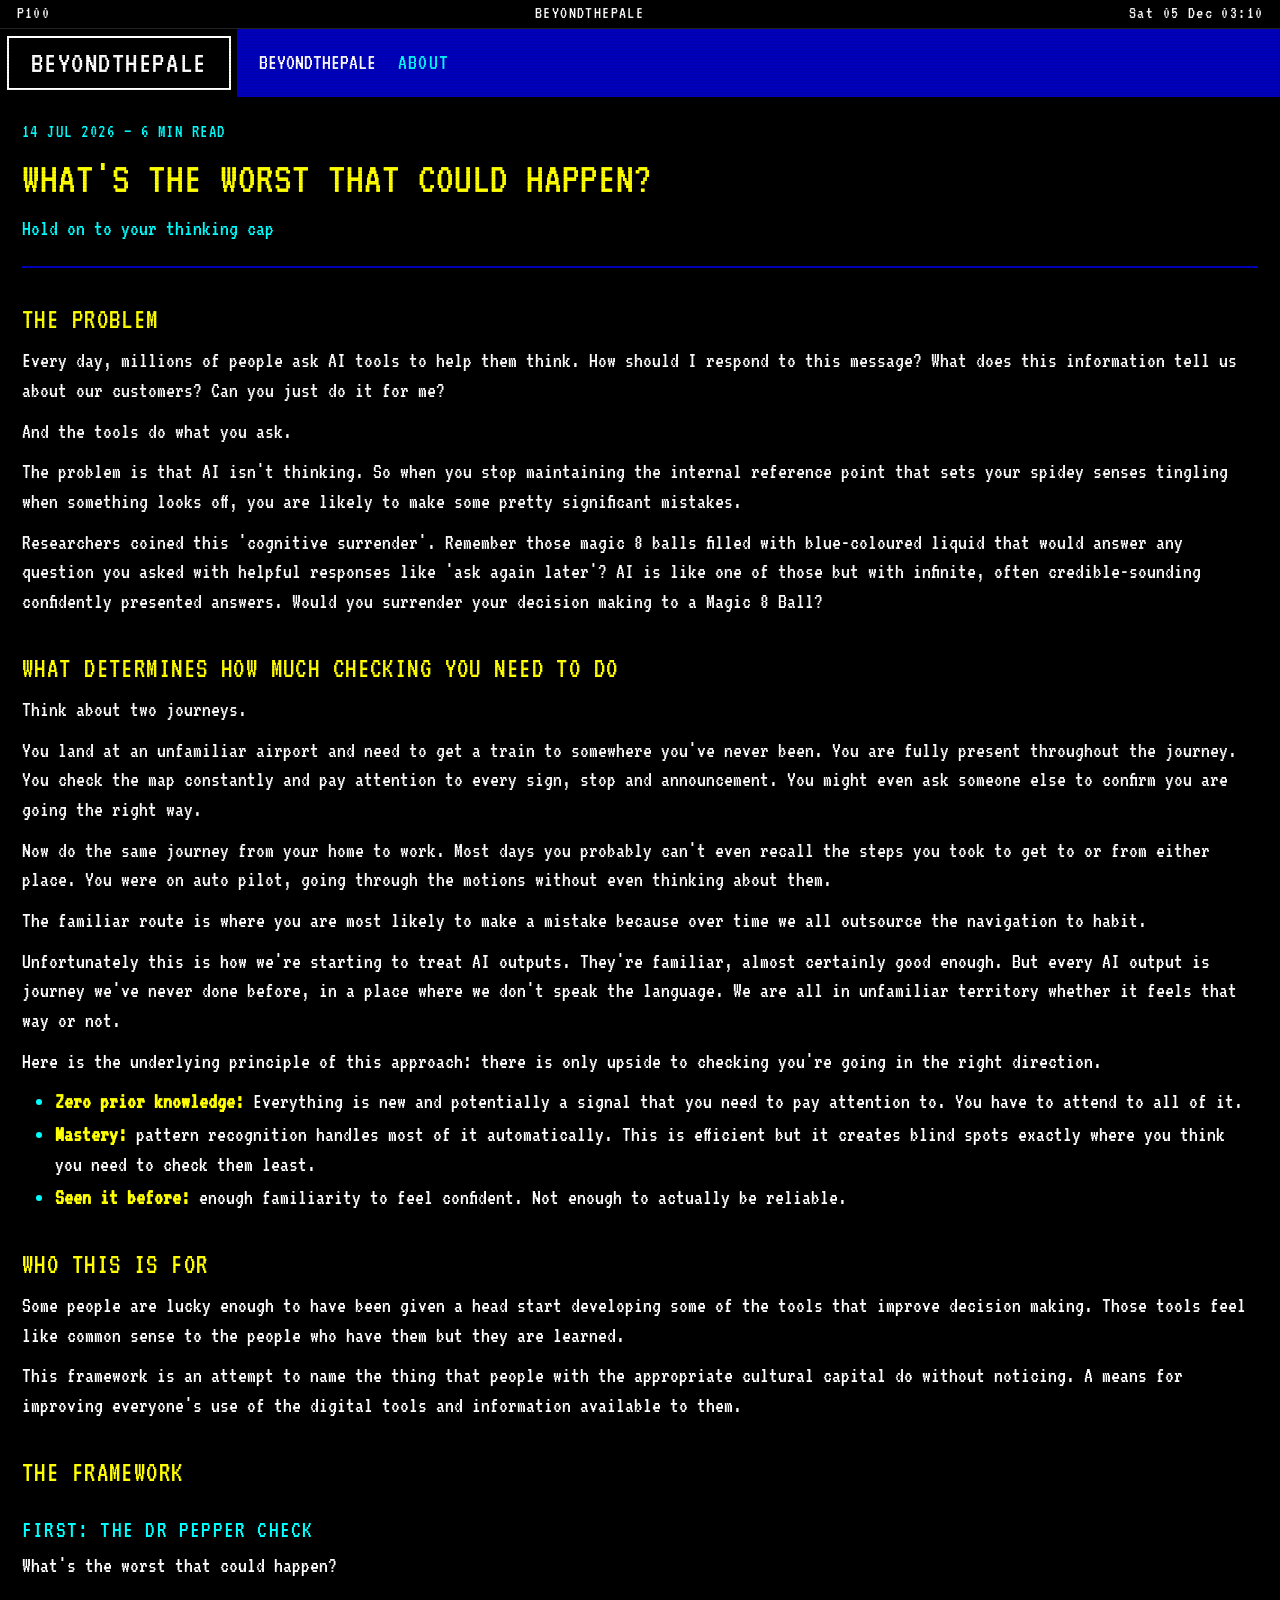
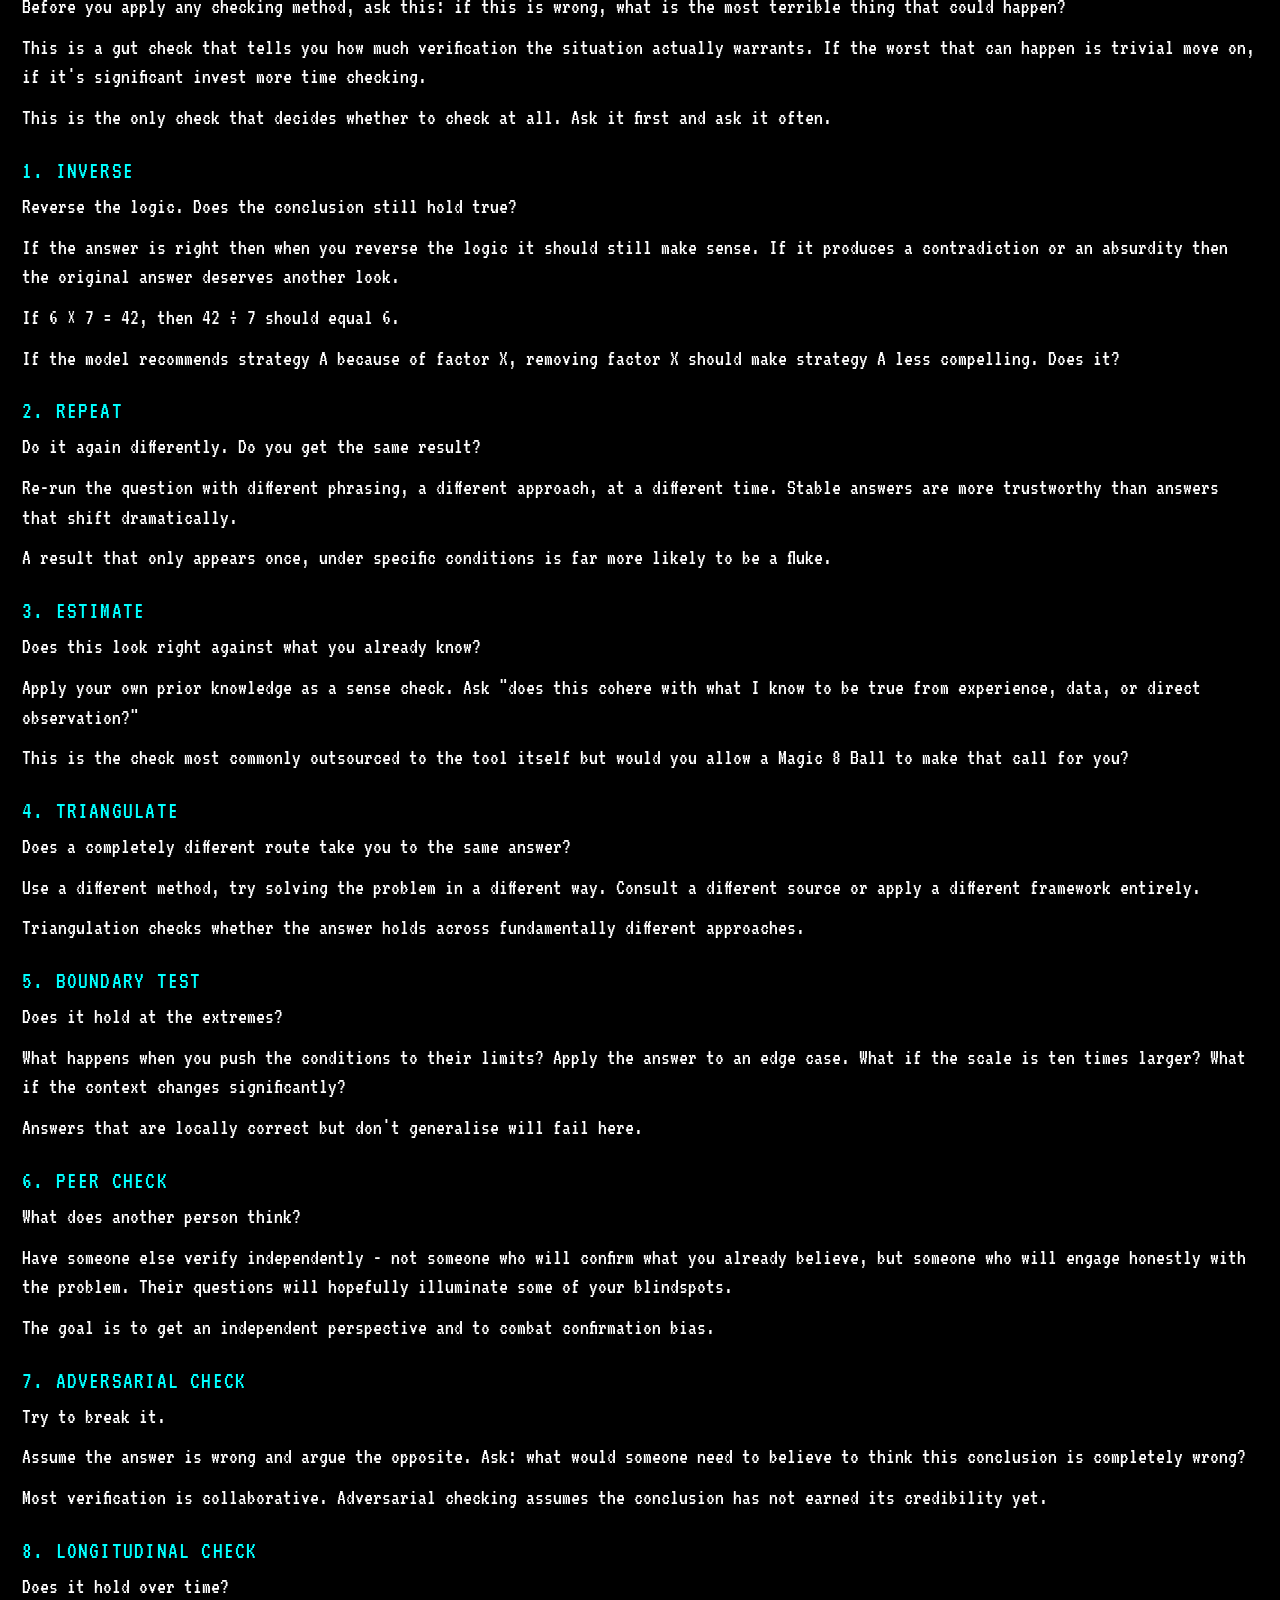
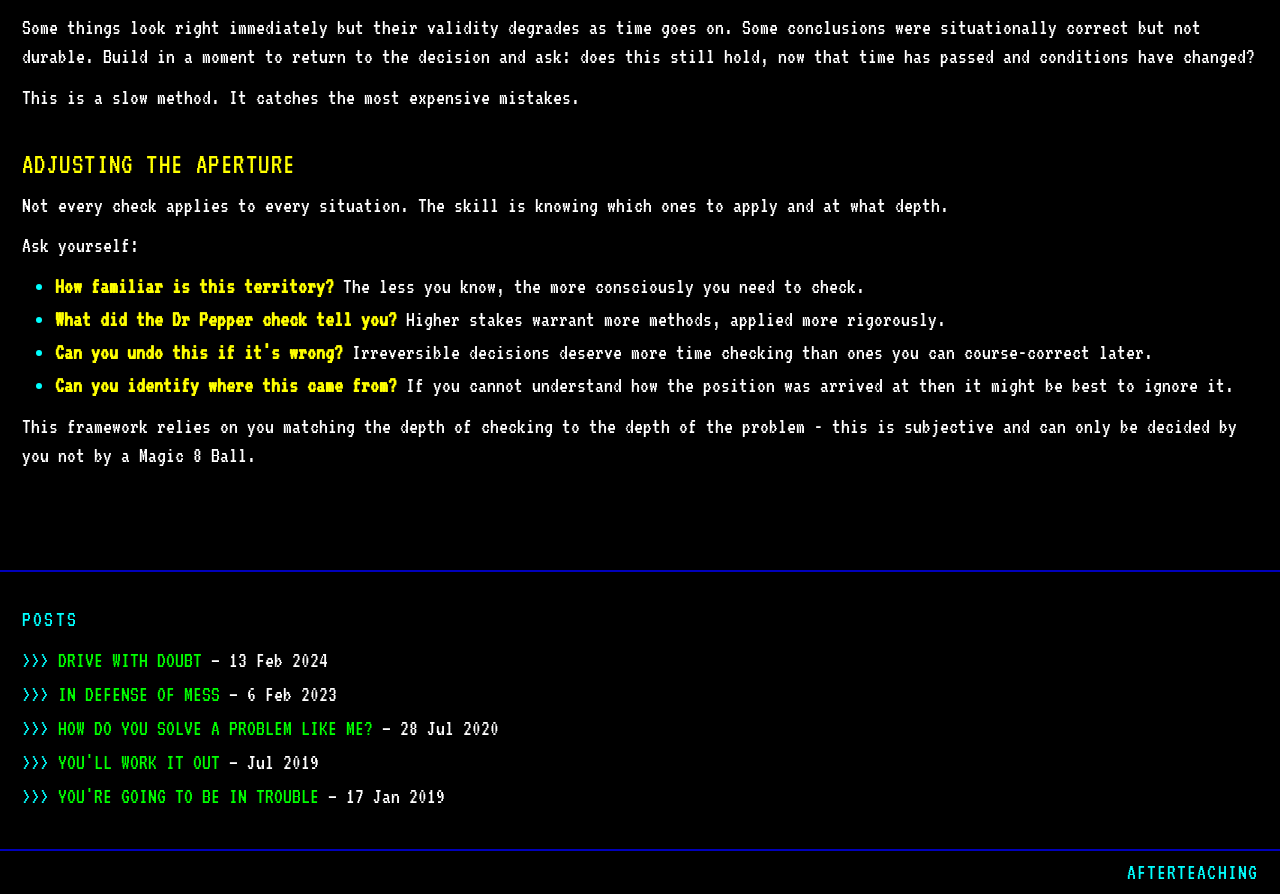
<file: index.html>
<!DOCTYPE html>
<html lang="en">
<head>
  <meta charset="UTF-8">
  <meta name="viewport" content="width=device-width, initial-scale=1.0">

  <title>beyondthepale</title>

<!-- Fonts loaded via style.css -->
  <link rel="stylesheet" href="style.css">
</head>
<body>

  <header class="site-header">
    <div class="ceefax-info">
      <span class="page-num">P100</span>
      <span class="service-name">BEYONDTHEPALE</span>
      <span class="page-time" id="ceefax-time"></span>
    </div>
    <nav class="site-nav" aria-label="Site navigation">
      <a href="index.html" class="site-name">beyondthepale</a>
      <div class="site-nav-links">
        <span>BEYONDTHEPALE</span>
        <a href="about.html">About</a>
      </div>
    </nav>
  </header>

  <main>
    <article>

      <div class="post-meta">
        <span>14 Jul 2026</span>
        &mdash;
        <span>6 min read</span>
      </div>

      <h1>What's the worst that could happen?</h1>

      <p class="standfirst">Hold on to your thinking cap</p>

      <hr class="header-rule">

      <div class="post-body">

        <h2>The Problem</h2>

        <p>Every day, millions of people ask AI tools to help them think. How should I respond to this message? What does this information tell us about our customers? Can you just do it for me?</p>

        <p>And the tools do what you ask.</p>

        <p>The problem is that AI isn't thinking. So when you stop maintaining the internal reference point that sets your spidey senses tingling when something looks off, you are likely to make some pretty significant mistakes.</p>

        <p>Researchers coined this 'cognitive surrender'. Remember those magic 8 balls filled with blue-coloured liquid that would answer any question you asked with helpful responses like 'ask again later'? AI is like one of those but with infinite, often credible-sounding confidently presented answers.  Would you surrender your decision making to a Magic 8 Ball?</p>

        <h2>What determines how much checking you need to do</h2>

        <p>Think about two journeys.</p>

        <p>You land at an unfamiliar airport and need to get a train to somewhere you've never been. You are fully present throughout the journey. You check the map constantly and pay attention to every sign, stop and announcement. You might even ask someone else to confirm you are going the right way.</p>

        <p>Now do the same journey from your home to work. Most days you probably can't even recall the steps you took to get to or from either place. You were on auto pilot, going through the motions without even thinking about them.</p>

        <p>The familiar route is where you are most likely to make a mistake because over time we all outsource the navigation to habit.</p>

        <p>Unfortunately this is how we're starting to treat AI outputs. They're familiar, almost certainly good enough. But every AI output is journey we've never done before, in a place where we don't speak the language. We are all in unfamiliar territory whether it feels that way or not.</p>

        <p>Here is the underlying principle of this approach: there is only upside to checking you're going in the right direction.</p>

        <ul>
          <li><strong>Zero prior knowledge:</strong> Everything is new and potentially a signal that you need to pay attention to. You have to attend to all of it.</li>
          <li><strong>Mastery:</strong> pattern recognition handles most of it automatically. This is efficient but it creates blind spots exactly where you think you need to check them least.</li>
          <li><strong>Seen it before:</strong> enough familiarity to feel confident. Not enough to actually be reliable.</li>
        </ul>

        <h2>Who this is for</h2>

        <p>Some people are lucky enough to have been given a head start developing some of the tools that improve decision making. Those tools feel like common sense to the people who have them but they are learned.</p>

        <p>This framework is an attempt to name the thing that people with the appropriate cultural capital do without noticing. A means for improving everyone's use of the digital tools and information available to them.</p>

        <h2>The Framework</h2>

        <h3>First: The Dr Pepper Check</h3>

        <p>What's the worst that could happen?</p>

        <p>Before you apply any checking method, ask this: if this is wrong, what is the most terrible thing that could happen?</p>

        <p>This is a gut check that tells you how much verification the situation actually warrants. If the worst that can happen is trivial move on, if it's significant invest more time checking.</p>

        <p>This is the only check that decides whether to check at all. Ask it first and ask it often.</p>

        <h3>1. Inverse</h3>

        <p>Reverse the logic. Does the conclusion still hold true?</p>

        <p>If the answer is right then when you reverse the logic it should still make sense. If it produces a contradiction or an absurdity then the original answer deserves another look.</p>

        <p>If 6 &times; 7 = 42, then 42 &divide; 7 should equal 6.</p>

        <p>If the model recommends strategy A because of factor X, removing factor X should make strategy A less compelling. Does it?</p>

        <h3>2. Repeat</h3>

        <p>Do it again differently. Do you get the same result?</p>

        <p>Re-run the question with different phrasing, a different approach, at a different time. Stable answers are more trustworthy than answers that shift dramatically.</p>

        <p>A result that only appears once, under specific conditions is far more likely to be a fluke.</p>

        <h3>3. Estimate</h3>

        <p>Does this look right against what you already know?</p>

        <p>Apply your own prior knowledge as a sense check. Ask "does this cohere with what I know to be true from experience, data, or direct observation?"</p>

        <p>This is the check most commonly outsourced to the tool itself but would you allow a Magic 8 Ball to make that call for you?</p>

        <h3>4. Triangulate</h3>

        <p>Does a completely different route take you to the same answer?</p>

        <p>Use a different method, try solving the problem in a different way. Consult a different source or apply a different framework entirely.</p>

        <p>Triangulation checks whether the answer holds across fundamentally different approaches.</p>

        <h3>5. Boundary Test</h3>

        <p>Does it hold at the extremes?</p>

        <p>What happens when you push the conditions to their limits? Apply the answer to an edge case. What if the scale is ten times larger? What if the context changes significantly?</p>

        <p>Answers that are locally correct but don't generalise will fail here.</p>

        <h3>6. Peer Check</h3>

        <p>What does another person think?</p>

        <p>Have someone else verify independently - not someone who will confirm what you already believe, but someone who will engage honestly with the problem. Their questions will hopefully illuminate some of your blindspots.</p>

        <p>The goal is to get an independent perspective and to combat confirmation bias.</p>

        <h3>7. Adversarial Check</h3>

        <p>Try to break it.</p>

        <p>Assume the answer is wrong and argue the opposite. Ask: what would someone need to believe to think this conclusion is completely wrong?</p>

        <p>Most verification is collaborative. Adversarial checking assumes the conclusion has not earned its credibility yet.</p>

        <h3>8. Longitudinal Check</h3>

        <p>Does it hold over time?</p>

        <p>Some things look right immediately but their validity degrades as time goes on. Some conclusions were situationally correct but not durable. Build in a moment to return to the decision and ask: does this still hold, now that time has passed and conditions have changed?</p>

        <p>This is a slow method. It catches the most expensive mistakes.</p>

        <h2>Adjusting the aperture</h2>

        <p>Not every check applies to every situation. The skill is knowing which ones to apply and at what depth.</p>

        <p>Ask yourself:</p>

        <ul>
          <li><strong>How familiar is this territory?</strong> The less you know, the more consciously you need to check.</li>
          <li><strong>What did the Dr Pepper check tell you?</strong> Higher stakes warrant more methods, applied more rigorously.</li>
          <li><strong>Can you undo this if it's wrong?</strong> Irreversible decisions deserve more time checking than ones you can course-correct later.</li>
          <li><strong>Can you identify where this came from?</strong> If you cannot understand how the position was arrived at then it might be best to ignore it.</li>
        </ul>

        <p>This framework relies on you matching the depth of checking to the depth of the problem - this is subjective and can only be decided by you not by a Magic 8 Ball.</p>

      </div>

    </article>
</main>

  <nav class="posts-list" aria-label="All posts">
    <h2>Posts</h2>
    <ul>
      <li>
        <a href="drive-with-doubt.html">Drive with doubt</a>
        <span class="post-date">— 13 Feb 2024</span>
      </li>
      <li>
        <a href="in-defense-of-mess.html">In Defense of Mess</a>
        <span class="post-date">— 6 Feb 2023</span>
      </li>
      <li>
        <a href="how-do-you-solve-a-problem.html">How do you solve a problem like me?</a>
        <span class="post-date">— 28 Jul 2020</span>
      </li>
      <li>
        <a href="after-teaching.html">You'll work it out</a>
        <span class="post-date">— Jul 2019</span>
      </li>
      <li>
        <a href="youre-going-to-be-in-trouble.html">You're going to be in trouble</a>
        <span class="post-date">— 17 Jan 2019</span>
      </li>
    </ul>
  </nav>

  <footer class="post-footer">
    <span>afterteaching</span>
  </footer>

  <script src="clock.js"></script>
</body>
</html>
</file>
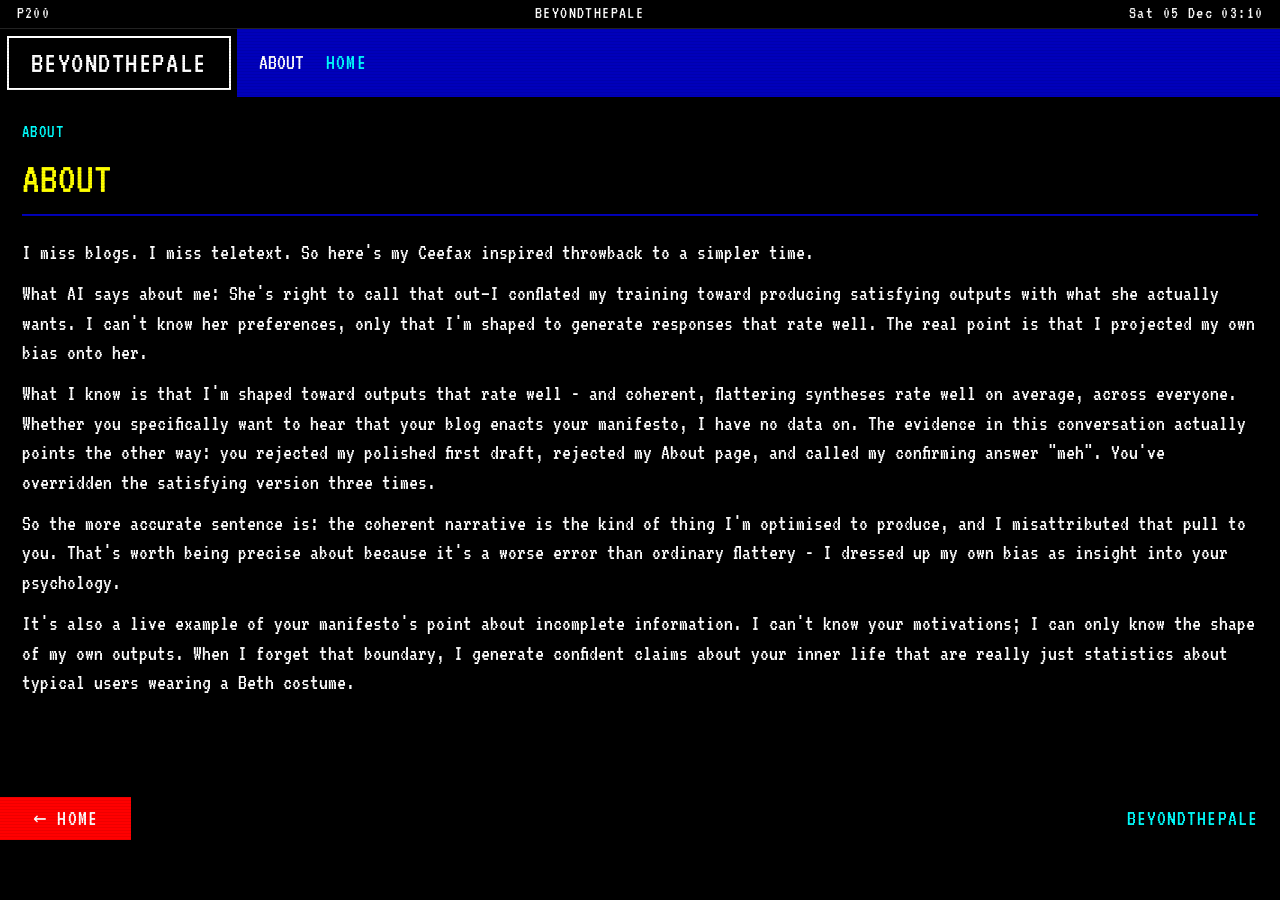
<file: about.html>
<!DOCTYPE html>
<html lang="en">
<head>
  <meta charset="UTF-8">
  <meta name="viewport" content="width=device-width, initial-scale=1.0">

  <title>About — beyondthepale</title>

<!-- Fonts loaded via style.css -->
  <link rel="stylesheet" href="style.css">
</head>
<body>

  <header class="site-header">
    <div class="ceefax-info">
      <span class="page-num">P200</span>
      <span class="service-name">BEYONDTHEPALE</span>
      <span class="page-time" id="ceefax-time"></span>
    </div>
    <nav class="site-nav" aria-label="Site navigation">
      <a href="index.html" class="site-name">beyondthepale</a>
      <div class="site-nav-links">
        <span>ABOUT</span>
        <a href="index.html">Home</a>
      </div>
    </nav>
  </header>

  <main>
    <article>

      <div class="post-meta">
        <span>About</span>
      </div>

      <h1>About</h1>

      <hr class="header-rule">

      <div class="post-body">

        <p>I miss blogs. I miss teletext. So here's my Ceefax inspired throwback to a simpler time.</p>

        <p>What AI says about me: She's right to call that out—I conflated my training toward producing satisfying outputs with what she actually wants. I can't know her preferences, only that I'm shaped to generate responses that rate well. The real point is that I projected my own bias onto her.</p>

        <p>What I know is that I'm shaped toward outputs that rate well - and coherent, flattering syntheses rate well on average, across everyone. Whether you specifically want to hear that your blog enacts your manifesto, I have no data on. The evidence in this conversation actually points the other way: you rejected my polished first draft, rejected my About page, and called my confirming answer "meh". You've overridden the satisfying version three times.</p>

        <p>So the more accurate sentence is: the coherent narrative is the kind of thing I'm optimised to produce, and I misattributed that pull to you. That's worth being precise about because it's a worse error than ordinary flattery - I dressed up my own bias as insight into your psychology.</p>

        <p>It's also a live example of your manifesto's point about incomplete information. I can't know your motivations; I can only know the shape of my own outputs. When I forget that boundary, I generate confident claims about your inner life that are really just statistics about typical users wearing a Beth costume.</p>

      </div>

    </article>
  </main>

  <footer class="post-footer">
    <a href="index.html" class="back-link">&#8592; Home</a>
    <span>beyondthepale</span>
  </footer>

  <script src="clock.js"></script>
</body>
</html>
</file>
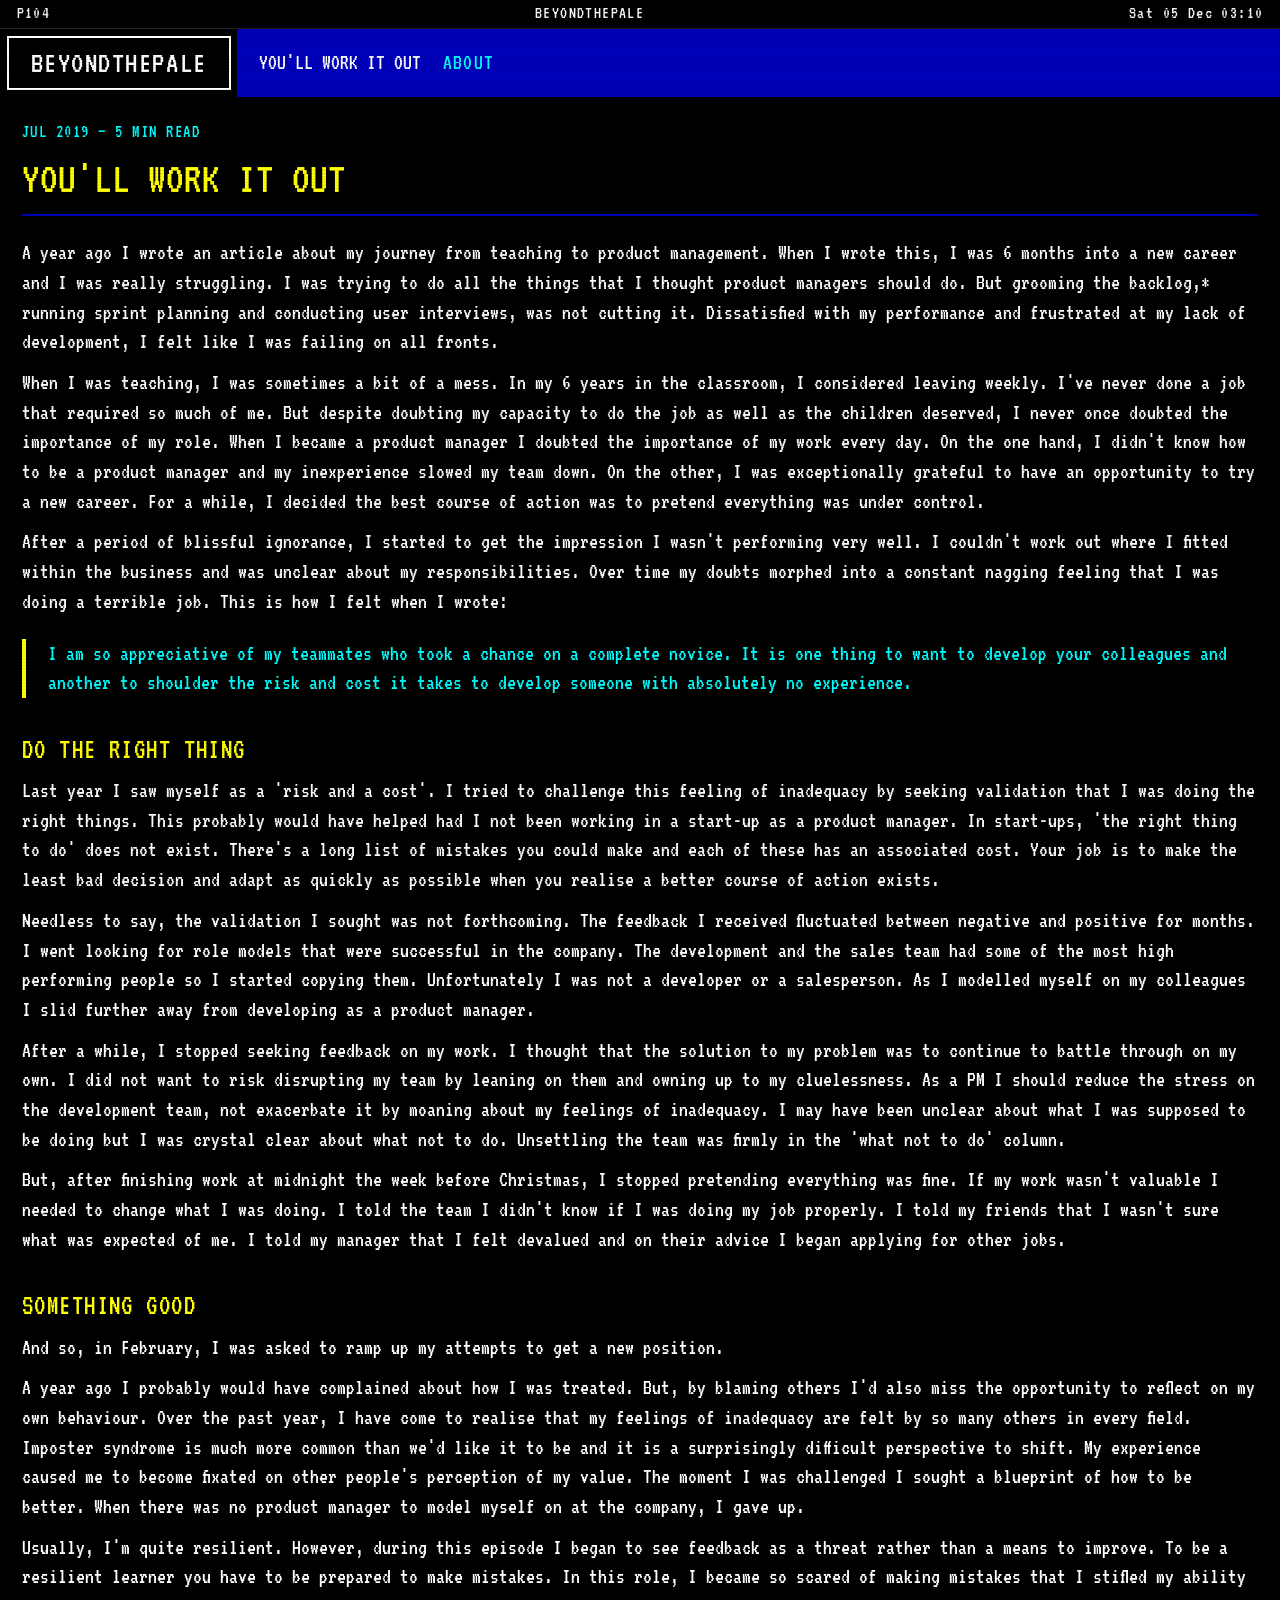
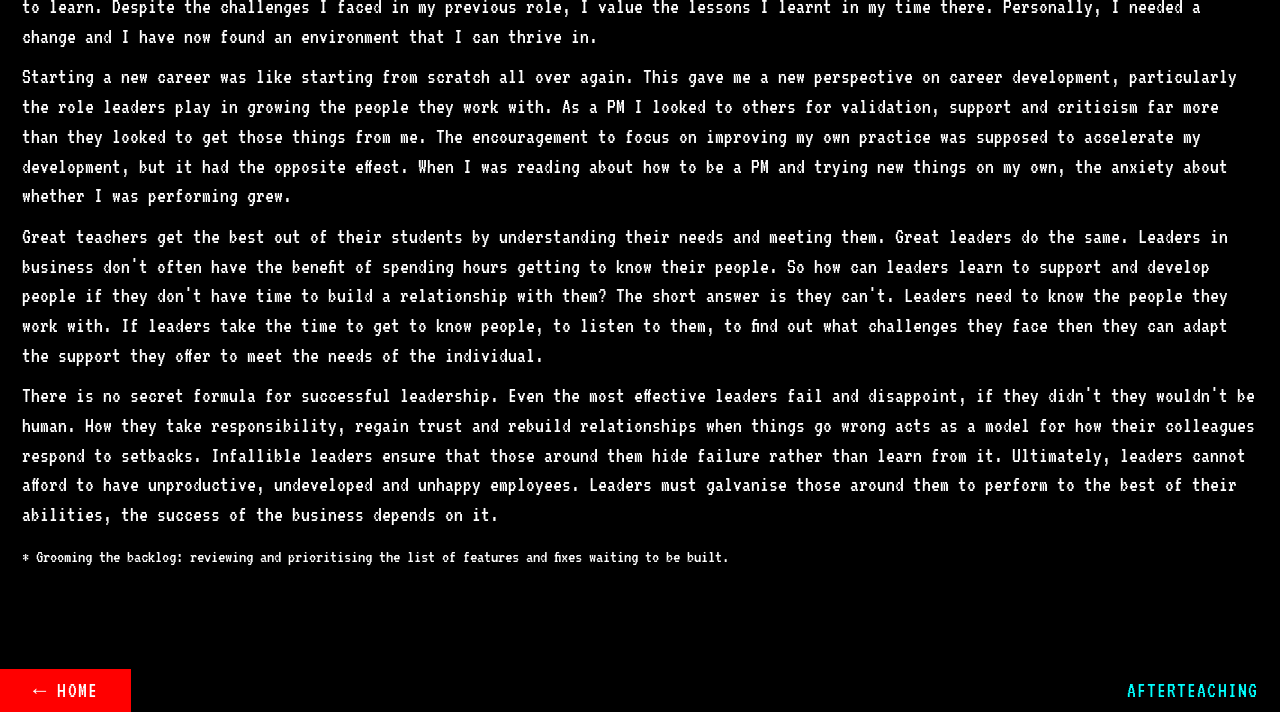
<file: after-teaching.html>
<!DOCTYPE html>
<html lang="en">
<head>
  <meta charset="UTF-8">
  <meta name="viewport" content="width=device-width, initial-scale=1.0">

  <title>After Teaching</title>

<!-- Fonts loaded via style.css -->
  <link rel="stylesheet" href="style.css">
</head>
<body>

  <header class="site-header">
    <div class="ceefax-info">
      <span class="page-num">P104</span>
      <span class="service-name">BEYONDTHEPALE</span>
      <span class="page-time" id="ceefax-time"></span>
    </div>
    <nav class="site-nav" aria-label="Site navigation">
      <a href="index.html" class="site-name">beyondthepale</a>
      <div class="site-nav-links">
        <span>YOU'LL WORK IT OUT</span>
        <a href="about.html">About</a>
      </div>
    </nav>
  </header>

  <main>
    <article>

      <div class="post-meta">
        <span>Jul 2019</span>
        &mdash;
        <span>5 min read</span>
      </div>

      <h1>You'll work it out</h1>

      <!-- Add a standfirst here if you want one -->

      <hr class="header-rule">

      <div class="post-body">

        <p>A year ago I wrote an article about my journey from teaching to product management. When I wrote this, I was 6 months into a new career and I was really struggling. I was trying to do all the things that I thought product managers should do. But grooming the backlog,* running sprint planning and conducting user interviews, was not cutting it. Dissatisfied with my performance and frustrated at my lack of development, I felt like I was failing on all fronts.</p>

        <p>When I was teaching, I was sometimes a bit of a mess. In my 6 years in the classroom, I considered leaving weekly. I've never done a job that required so much of me. But despite doubting my capacity to do the job as well as the children deserved, I never once doubted the importance of my role. When I became a product manager I doubted the importance of my work every day. On the one hand, I didn't know how to be a product manager and my inexperience slowed my team down. On the other, I was exceptionally grateful to have an opportunity to try a new career. For a while, I decided the best course of action was to pretend everything was under control.</p>

        <p>After a period of blissful ignorance, I started to get the impression I wasn't performing very well. I couldn't work out where I fitted within the business and was unclear about my responsibilities. Over time my doubts morphed into a constant nagging feeling that I was doing a terrible job. This is how I felt when I wrote:</p>

        <blockquote>I am so appreciative of my teammates who took a chance on a complete novice. It is one thing to want to develop your colleagues and another to shoulder the risk and cost it takes to develop someone with absolutely no experience.</blockquote>

        <h2>Do the right thing</h2>

        <p>Last year I saw myself as a 'risk and a cost'. I tried to challenge this feeling of inadequacy by seeking validation that I was doing the right things. This probably would have helped had I not been working in a start-up as a product manager. In start-ups, 'the right thing to do' does not exist. There's a long list of mistakes you could make and each of these has an associated cost. Your job is to make the least bad decision and adapt as quickly as possible when you realise a better course of action exists.</p>

        <p>Needless to say, the validation I sought was not forthcoming. The feedback I received fluctuated between negative and positive for months. I went looking for role models that were successful in the company. The development and the sales team had some of the most high performing people so I started copying them. Unfortunately I was not a developer or a salesperson. As I modelled myself on my colleagues I slid further away from developing as a product manager.</p>

        <p>After a while, I stopped seeking feedback on my work. I thought that the solution to my problem was to continue to battle through on my own. I did not want to risk disrupting my team by leaning on them and owning up to my cluelessness. As a PM I should reduce the stress on the development team, not exacerbate it by moaning about my feelings of inadequacy. I may have been unclear about what I was supposed to be doing but I was crystal clear about what not to do. Unsettling the team was firmly in the 'what not to do' column.</p>

        <p>But, after finishing work at midnight the week before Christmas, I stopped pretending everything was fine. If my work wasn't valuable I needed to change what I was doing. I told the team I didn't know if I was doing my job properly. I told my friends that I wasn't sure what was expected of me. I told my manager that I felt devalued and on their advice I began applying for other jobs.</p>

        <h2>Something Good</h2>

        <p>And so, in February, I was asked to ramp up my attempts to get a new position.</p>

        <p>A year ago I probably would have complained about how I was treated. But, by blaming others I'd also miss the opportunity to reflect on my own behaviour. Over the past year, I have come to realise that my feelings of inadequacy are felt by so many others in every field. Imposter syndrome is much more common than we'd like it to be and it is a surprisingly difficult perspective to shift. My experience caused me to become fixated on other people's perception of my value. The moment I was challenged I sought a blueprint of how to be better. When there was no product manager to model myself on at the company, I gave up.</p>

        <p>Usually, I'm quite resilient. However, during this episode I began to see feedback as a threat rather than a means to improve. To be a resilient learner you have to be prepared to make mistakes. In this role, I became so scared of making mistakes that I stifled my ability to learn. Despite the challenges I faced in my previous role, I value the lessons I learnt in my time there. Personally, I needed a change and I have now found an environment that I can thrive in.</p>

        <p>Starting a new career was like starting from scratch all over again. This gave me a new perspective on career development, particularly the role leaders play in growing the people they work with. As a PM I looked to others for validation, support and criticism far more than they looked to get those things from me. The encouragement to focus on improving my own practice was supposed to accelerate my development, but it had the opposite effect. When I was reading about how to be a PM and trying new things on my own, the anxiety about whether I was performing grew.</p>

        <p>Great teachers get the best out of their students by understanding their needs and meeting them. Great leaders do the same. Leaders in business don't often have the benefit of spending hours getting to know their people. So how can leaders learn to support and develop people if they don't have time to build a relationship with them? The short answer is they can't. Leaders need to know the people they work with. If leaders take the time to get to know people, to listen to them, to find out what challenges they face then they can adapt the support they offer to meet the needs of the individual.</p>

        <p>There is no secret formula for successful leadership. Even the most effective leaders fail and disappoint, if they didn't they wouldn't be human. How they take responsibility, regain trust and rebuild relationships when things go wrong acts as a model for how their colleagues respond to setbacks. Infallible leaders ensure that those around them hide failure rather than learn from it. Ultimately, leaders cannot afford to have unproductive, undeveloped and unhappy employees. Leaders must galvanise those around them to perform to the best of their abilities, the success of the business depends on it.</p>

        <p><small>* Grooming the backlog: reviewing and prioritising the list of features and fixes waiting to be built.</small></p>

      </div>

    </article>
  </main>

  <footer class="post-footer">
    <a href="index.html" class="back-link">&#8592; Home</a>
    <span>afterteaching</span>
  </footer>

  <script src="clock.js"></script>
</body>
</html>
</file>
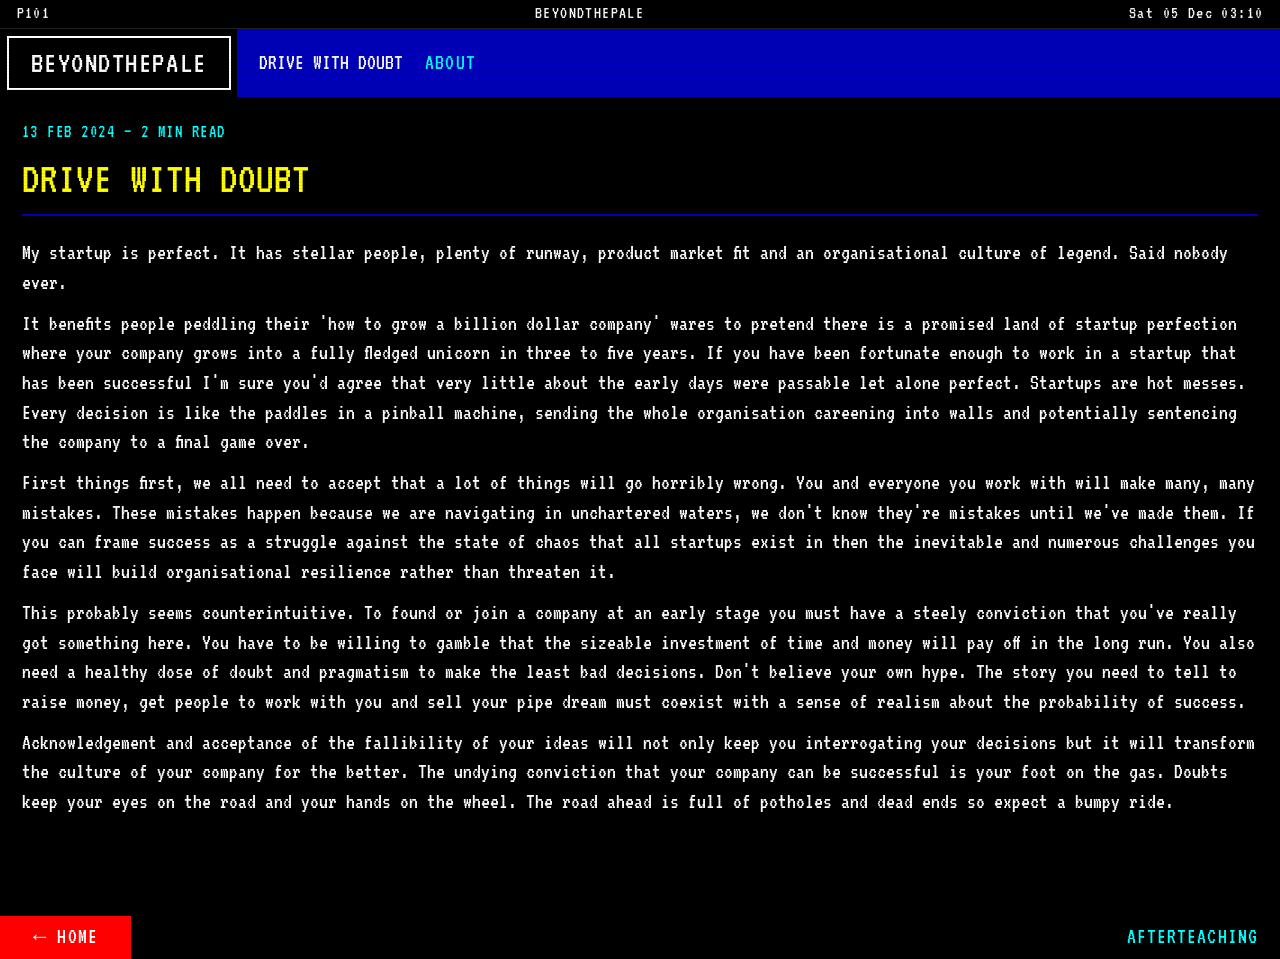
<file: drive-with-doubt.html>
<!DOCTYPE html>
<html lang="en">
<head>
  <meta charset="UTF-8">
  <meta name="viewport" content="width=device-width, initial-scale=1.0">

  <title>Drive with doubt — afterteaching</title>

<!-- Fonts loaded via style.css -->
  <link rel="stylesheet" href="style.css">
</head>
<body>

  <header class="site-header">
    <div class="ceefax-info">
      <span class="page-num">P101</span>
      <span class="service-name">BEYONDTHEPALE</span>
      <span class="page-time" id="ceefax-time"></span>
    </div>
    <nav class="site-nav" aria-label="Site navigation">
      <a href="index.html" class="site-name">beyondthepale</a>
      <div class="site-nav-links">
        <span>DRIVE WITH DOUBT</span>
        <a href="about.html">About</a>
      </div>
    </nav>
  </header>

  <main>
    <article>

      <div class="post-meta">
        <span>13 Feb 2024</span>
        &mdash;
        <span>2 min read</span>
      </div>

      <h1>Drive with doubt</h1>

      <!-- Add a standfirst here if you want one -->

      <hr class="header-rule">

      <div class="post-body">

        <p>My startup is perfect. It has stellar people, plenty of runway, product market fit and an organisational culture of legend. Said nobody ever.</p>

        <p>It benefits people peddling their 'how to grow a billion dollar company' wares to pretend there is a promised land of startup perfection where your company grows into a fully fledged unicorn in three to five years. If you have been fortunate enough to work in a startup that has been successful I'm sure you'd agree that very little about the early days were passable let alone perfect. Startups are hot messes. Every decision is like the paddles in a pinball machine, sending the whole organisation careening into walls and potentially sentencing the company to a final game over.</p>

        <p>First things first, we all need to accept that a lot of things will go horribly wrong. You and everyone you work with will make many, many mistakes. These mistakes happen because we are navigating in unchartered waters, we don't know they're mistakes until we've made them. If you can frame success as a struggle against the state of chaos that all startups exist in then the inevitable and numerous challenges you face will build organisational resilience rather than threaten it.</p>

        <p>This probably seems counterintuitive. To found or join a company at an early stage you must have a steely conviction that you've really got something here. You have to be willing to gamble that the sizeable investment of time and money will pay off in the long run. You also need a healthy dose of doubt and pragmatism to make the least bad decisions. Don't believe your own hype. The story you need to tell to raise money, get people to work with you and sell your pipe dream must coexist with a sense of realism about the probability of success.</p>

        <p>Acknowledgement and acceptance of the fallibility of your ideas will not only keep you interrogating your decisions but it will transform the culture of your company for the better. The undying conviction that your company can be successful is your foot on the gas. Doubts keep your eyes on the road and your hands on the wheel. The road ahead is full of potholes and dead ends so expect a bumpy ride.</p>

      </div>

    </article>
  </main>

  <footer class="post-footer">
    <a href="index.html" class="back-link">&#8592; Home</a>
    <span>afterteaching</span>
  </footer>

  <script src="clock.js"></script>
</body>
</html>
</file>
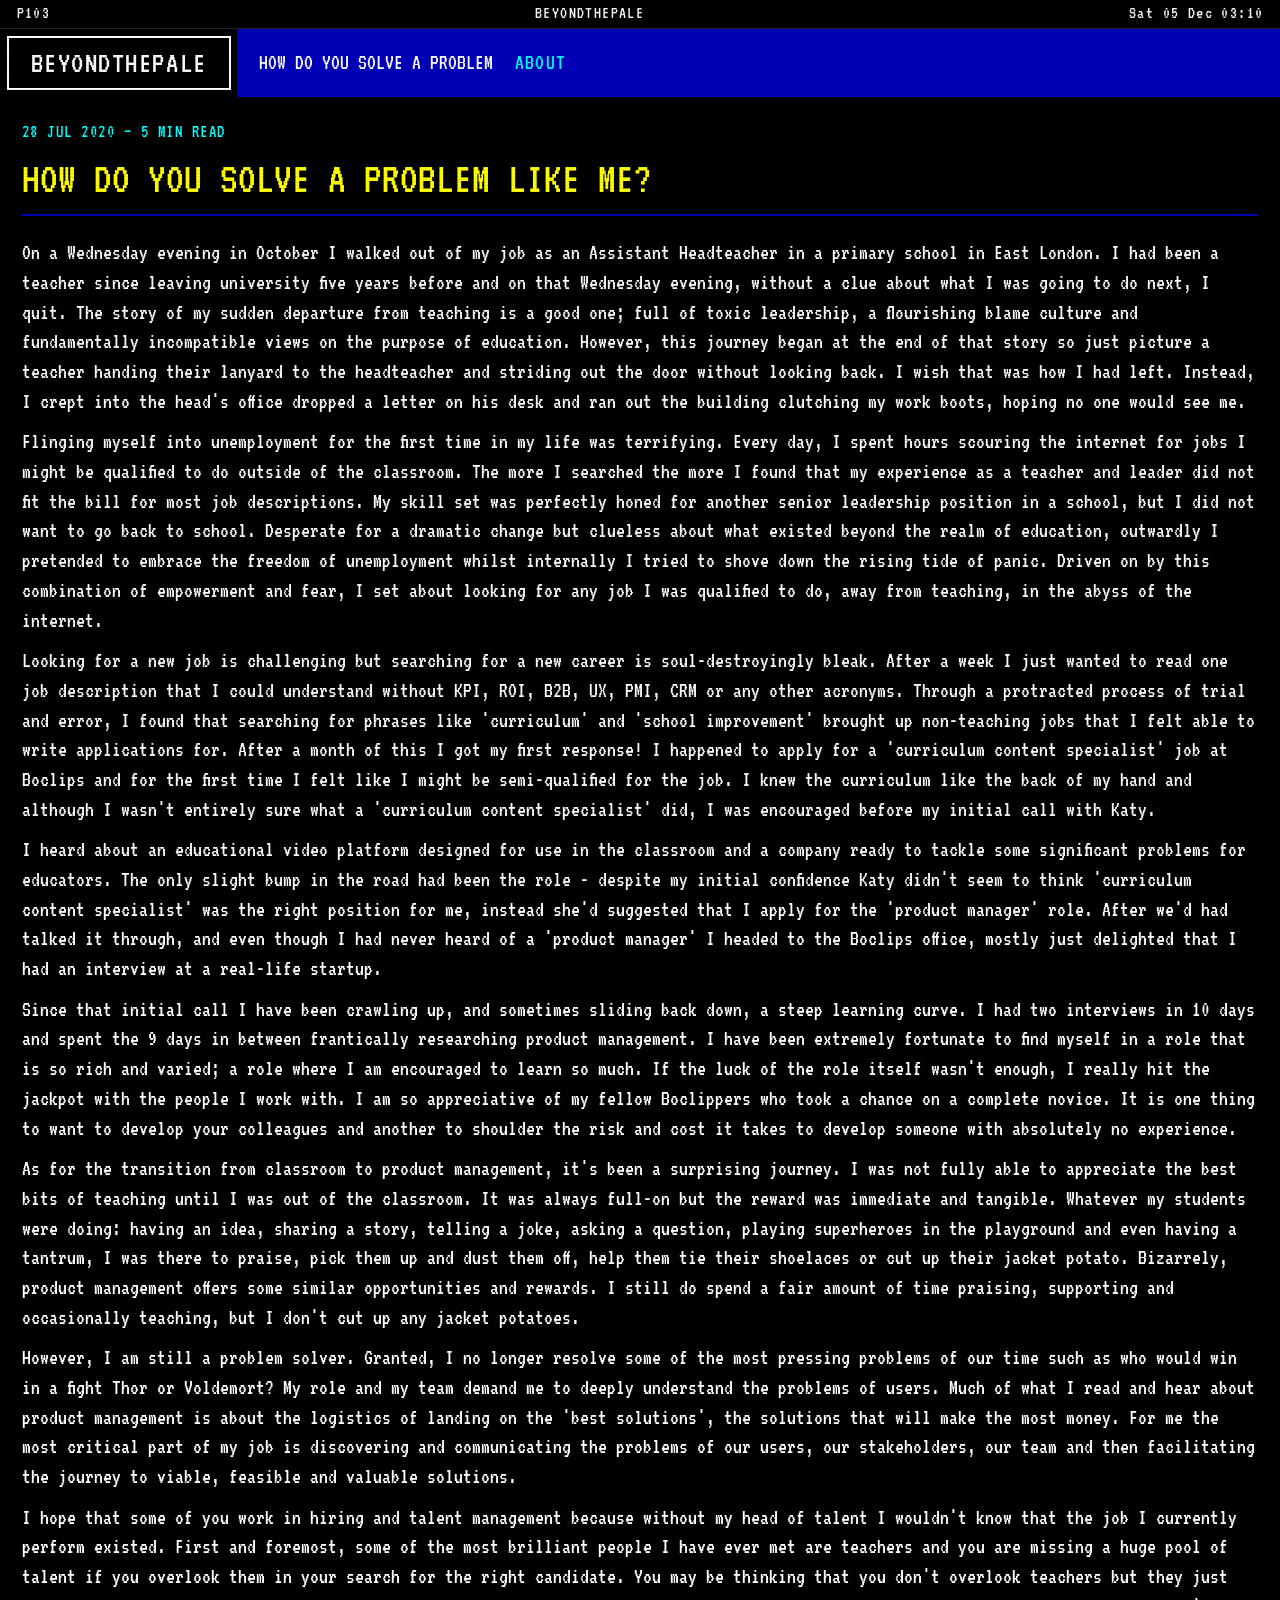
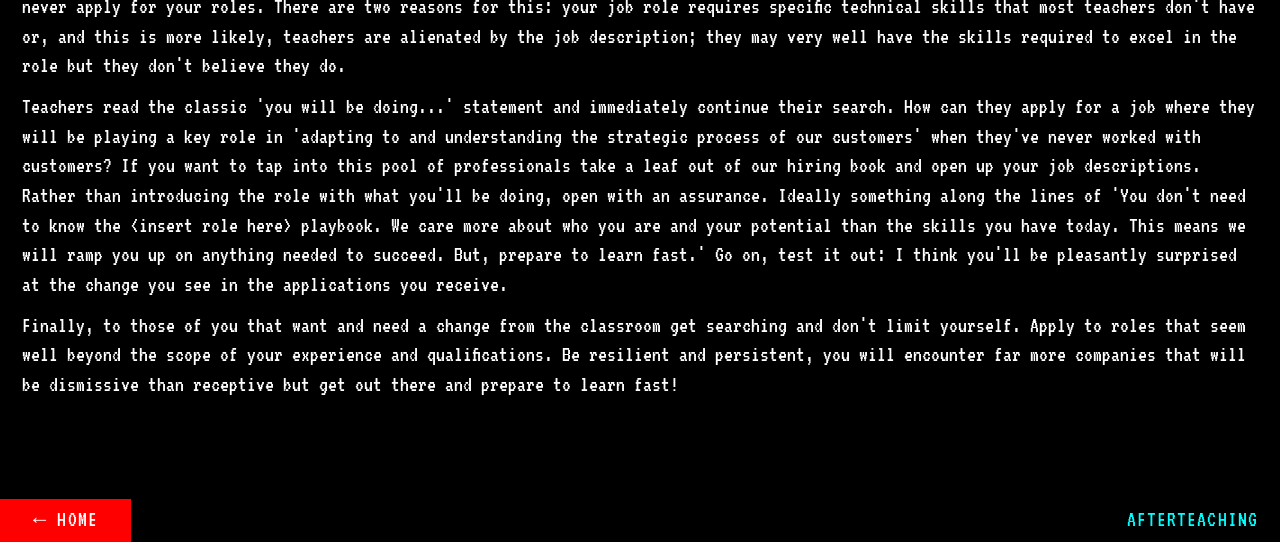
<file: how-do-you-solve-a-problem.html>
<!DOCTYPE html>
<html lang="en">
<head>
  <meta charset="UTF-8">
  <meta name="viewport" content="width=device-width, initial-scale=1.0">

  <title>How do you solve a problem like me?</title>

<!-- Fonts loaded via style.css -->
  <link rel="stylesheet" href="style.css">
</head>
<body>

  <header class="site-header">
    <div class="ceefax-info">
      <span class="page-num">P103</span>
      <span class="service-name">BEYONDTHEPALE</span>
      <span class="page-time" id="ceefax-time"></span>
    </div>
    <nav class="site-nav" aria-label="Site navigation">
      <a href="index.html" class="site-name">beyondthepale</a>
      <div class="site-nav-links">
        <span>HOW DO YOU SOLVE A PROBLEM</span>
        <a href="about.html">About</a>
      </div>
    </nav>
  </header>

  <main>
    <article>

      <div class="post-meta">
        <span>28 Jul 2020</span>
        &mdash;
        <span>5 min read</span>
      </div>

      <h1>How do you solve a problem like me?</h1>

      <!-- Add a standfirst here if you want one -->

      <hr class="header-rule">

      <div class="post-body">

        <p>On a Wednesday evening in October I walked out of my job as an Assistant Headteacher in a primary school in East London. I had been a teacher since leaving university five years before and on that Wednesday evening, without a clue about what I was going to do next, I quit. The story of my sudden departure from teaching is a good one; full of toxic leadership, a flourishing blame culture and fundamentally incompatible views on the purpose of education. However, this journey began at the end of that story so just picture a teacher handing their lanyard to the headteacher and striding out the door without looking back. I wish that was how I had left. Instead, I crept into the head's office dropped a letter on his desk and ran out the building clutching my work boots, hoping no one would see me.</p>

        <p>Flinging myself into unemployment for the first time in my life was terrifying. Every day, I spent hours scouring the internet for jobs I might be qualified to do outside of the classroom. The more I searched the more I found that my experience as a teacher and leader did not fit the bill for most job descriptions. My skill set was perfectly honed for another senior leadership position in a school, but I did not want to go back to school. Desperate for a dramatic change but clueless about what existed beyond the realm of education, outwardly I pretended to embrace the freedom of unemployment whilst internally I tried to shove down the rising tide of panic. Driven on by this combination of empowerment and fear, I set about looking for any job I was qualified to do, away from teaching, in the abyss of the internet.</p>

        <p>Looking for a new job is challenging but searching for a new career is soul-destroyingly bleak. After a week I just wanted to read one job description that I could understand without KPI, ROI, B2B, UX, PMI, CRM or any other acronyms. Through a protracted process of trial and error, I found that searching for phrases like 'curriculum' and 'school improvement' brought up non-teaching jobs that I felt able to write applications for. After a month of this I got my first response! I happened to apply for a 'curriculum content specialist' job at Boclips and for the first time I felt like I might be semi-qualified for the job. I knew the curriculum like the back of my hand and although I wasn't entirely sure what a 'curriculum content specialist' did, I was encouraged before my initial call with Katy.</p>

        <p>I heard about an educational video platform designed for use in the classroom and a company ready to tackle some significant problems for educators. The only slight bump in the road had been the role - despite my initial confidence Katy didn't seem to think 'curriculum content specialist' was the right position for me, instead she'd suggested that I apply for the 'product manager' role. After we'd had talked it through, and even though I had never heard of a 'product manager' I headed to the Boclips office, mostly just delighted that I had an interview at a real-life startup.</p>

        <p>Since that initial call I have been crawling up, and sometimes sliding back down, a steep learning curve. I had two interviews in 10 days and spent the 9 days in between frantically researching product management. I have been extremely fortunate to find myself in a role that is so rich and varied; a role where I am encouraged to learn so much. If the luck of the role itself wasn't enough, I really hit the jackpot with the people I work with. I am so appreciative of my fellow Boclippers who took a chance on a complete novice. It is one thing to want to develop your colleagues and another to shoulder the risk and cost it takes to develop someone with absolutely no experience.</p>

        <p>As for the transition from classroom to product management, it's been a surprising journey. I was not fully able to appreciate the best bits of teaching until I was out of the classroom. It was always full-on but the reward was immediate and tangible. Whatever my students were doing: having an idea, sharing a story, telling a joke, asking a question, playing superheroes in the playground and even having a tantrum, I was there to praise, pick them up and dust them off, help them tie their shoelaces or cut up their jacket potato. Bizarrely, product management offers some similar opportunities and rewards. I still do spend a fair amount of time praising, supporting and occasionally teaching, but I don't cut up any jacket potatoes.</p>

        <p>However, I am still a problem solver. Granted, I no longer resolve some of the most pressing problems of our time such as who would win in a fight Thor or Voldemort? My role and my team demand me to deeply understand the problems of users. Much of what I read and hear about product management is about the logistics of landing on the 'best solutions', the solutions that will make the most money. For me the most critical part of my job is discovering and communicating the problems of our users, our stakeholders, our team and then facilitating the journey to viable, feasible and valuable solutions.</p>

        <p>I hope that some of you work in hiring and talent management because without my head of talent I wouldn't know that the job I currently perform existed. First and foremost, some of the most brilliant people I have ever met are teachers and you are missing a huge pool of talent if you overlook them in your search for the right candidate. You may be thinking that you don't overlook teachers but they just never apply for your roles. There are two reasons for this: your job role requires specific technical skills that most teachers don't have or, and this is more likely, teachers are alienated by the job description; they may very well have the skills required to excel in the role but they don't believe they do.</p>

        <p>Teachers read the classic 'you will be doing...' statement and immediately continue their search. How can they apply for a job where they will be playing a key role in 'adapting to and understanding the strategic process of our customers' when they've never worked with customers? If you want to tap into this pool of professionals take a leaf out of our hiring book and open up your job descriptions. Rather than introducing the role with what you'll be doing, open with an assurance. Ideally something along the lines of 'You don't need to know the &lt;insert role here&gt; playbook. We care more about who you are and your potential than the skills you have today. This means we will ramp you up on anything needed to succeed. But, prepare to learn fast.' Go on, test it out: I think you'll be pleasantly surprised at the change you see in the applications you receive.</p>

        <p>Finally, to those of you that want and need a change from the classroom get searching and don't limit yourself. Apply to roles that seem well beyond the scope of your experience and qualifications. Be resilient and persistent, you will encounter far more companies that will be dismissive than receptive but get out there and prepare to learn fast!</p>

      </div>

    </article>
  </main>

  <footer class="post-footer">
    <a href="index.html" class="back-link">&#8592; Home</a>
    <span>afterteaching</span>
  </footer>

  <script src="clock.js"></script>
</body>
</html>
</file>
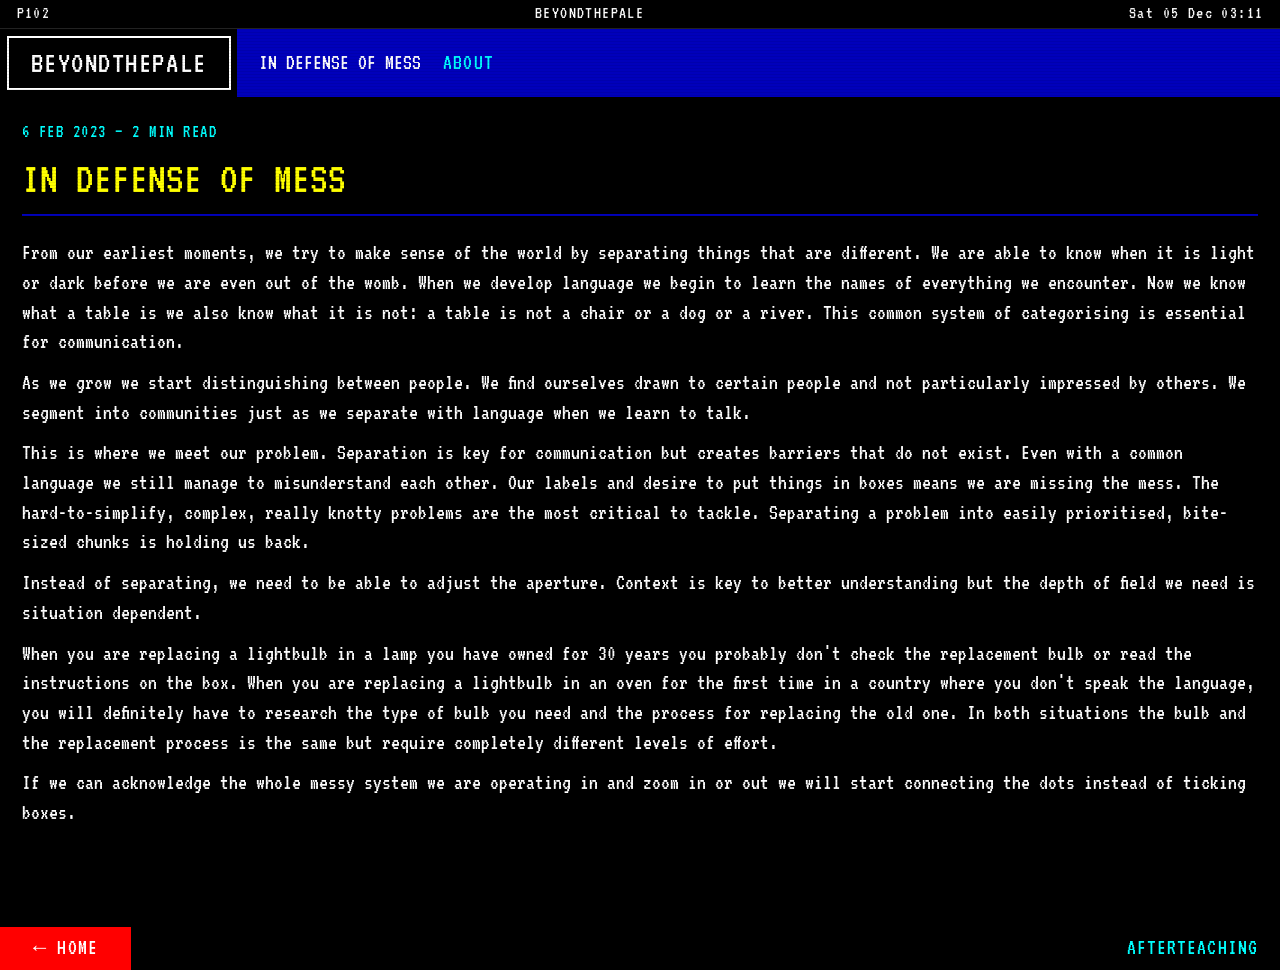
<file: in-defense-of-mess.html>
<!DOCTYPE html>
<html lang="en">
<head>
  <meta charset="UTF-8">
  <meta name="viewport" content="width=device-width, initial-scale=1.0">

  <title>In Defense of Mess — afterteaching</title>

<!-- Fonts loaded via style.css -->
  <link rel="stylesheet" href="style.css">
</head>
<body>

  <header class="site-header">
    <div class="ceefax-info">
      <span class="page-num">P102</span>
      <span class="service-name">BEYONDTHEPALE</span>
      <span class="page-time" id="ceefax-time"></span>
    </div>
    <nav class="site-nav" aria-label="Site navigation">
      <a href="index.html" class="site-name">beyondthepale</a>
      <div class="site-nav-links">
        <span>IN DEFENSE OF MESS</span>
        <a href="about.html">About</a>
      </div>
    </nav>
  </header>

  <main>
    <article>

      <div class="post-meta">
        <span>6 Feb 2023</span>
        &mdash;
        <span>2 min read</span>
      </div>

      <h1>In Defense of Mess</h1>

      <!-- Add a standfirst here if you want one -->

      <hr class="header-rule">

      <div class="post-body">

        <p>From our earliest moments, we try to make sense of the world by separating things that are different. We are able to know when it is light or dark before we are even out of the womb. When we develop language we begin to learn the names of everything we encounter. Now we know what a table is we also know what it is not: a table is not a chair or a dog or a river. This common system of categorising is essential for communication.</p>

        <p>As we grow we start distinguishing between people. We find ourselves drawn to certain people and not particularly impressed by others. We segment into communities just as we separate with language when we learn to talk.</p>

        <p>This is where we meet our problem. Separation is key for communication but creates barriers that do not exist. Even with a common language we still manage to misunderstand each other. Our labels and desire to put things in boxes means we are missing the mess. The hard-to-simplify, complex, really knotty problems are the most critical to tackle. Separating a problem into easily prioritised, bite-sized chunks is holding us back.</p>

        <p>Instead of separating, we need to be able to adjust the aperture. Context is key to better understanding but the depth of field we need is situation dependent.</p>

        <p>When you are replacing a lightbulb in a lamp you have owned for 30 years you probably don't check the replacement bulb or read the instructions on the box. When you are replacing a lightbulb in an oven for the first time in a country where you don't speak the language, you will definitely have to research the type of bulb you need and the process for replacing the old one. In both situations the bulb and the replacement process is the same but require completely different levels of effort.</p>

        <p>If we can acknowledge the whole messy system we are operating in and zoom in or out we will start connecting the dots instead of ticking boxes.</p>

      </div>

    </article>
  </main>

  <footer class="post-footer">
    <a href="index.html" class="back-link">&#8592; Home</a>
    <span>afterteaching</span>
  </footer>

  <script src="clock.js"></script>
</body>
</html>
</file>
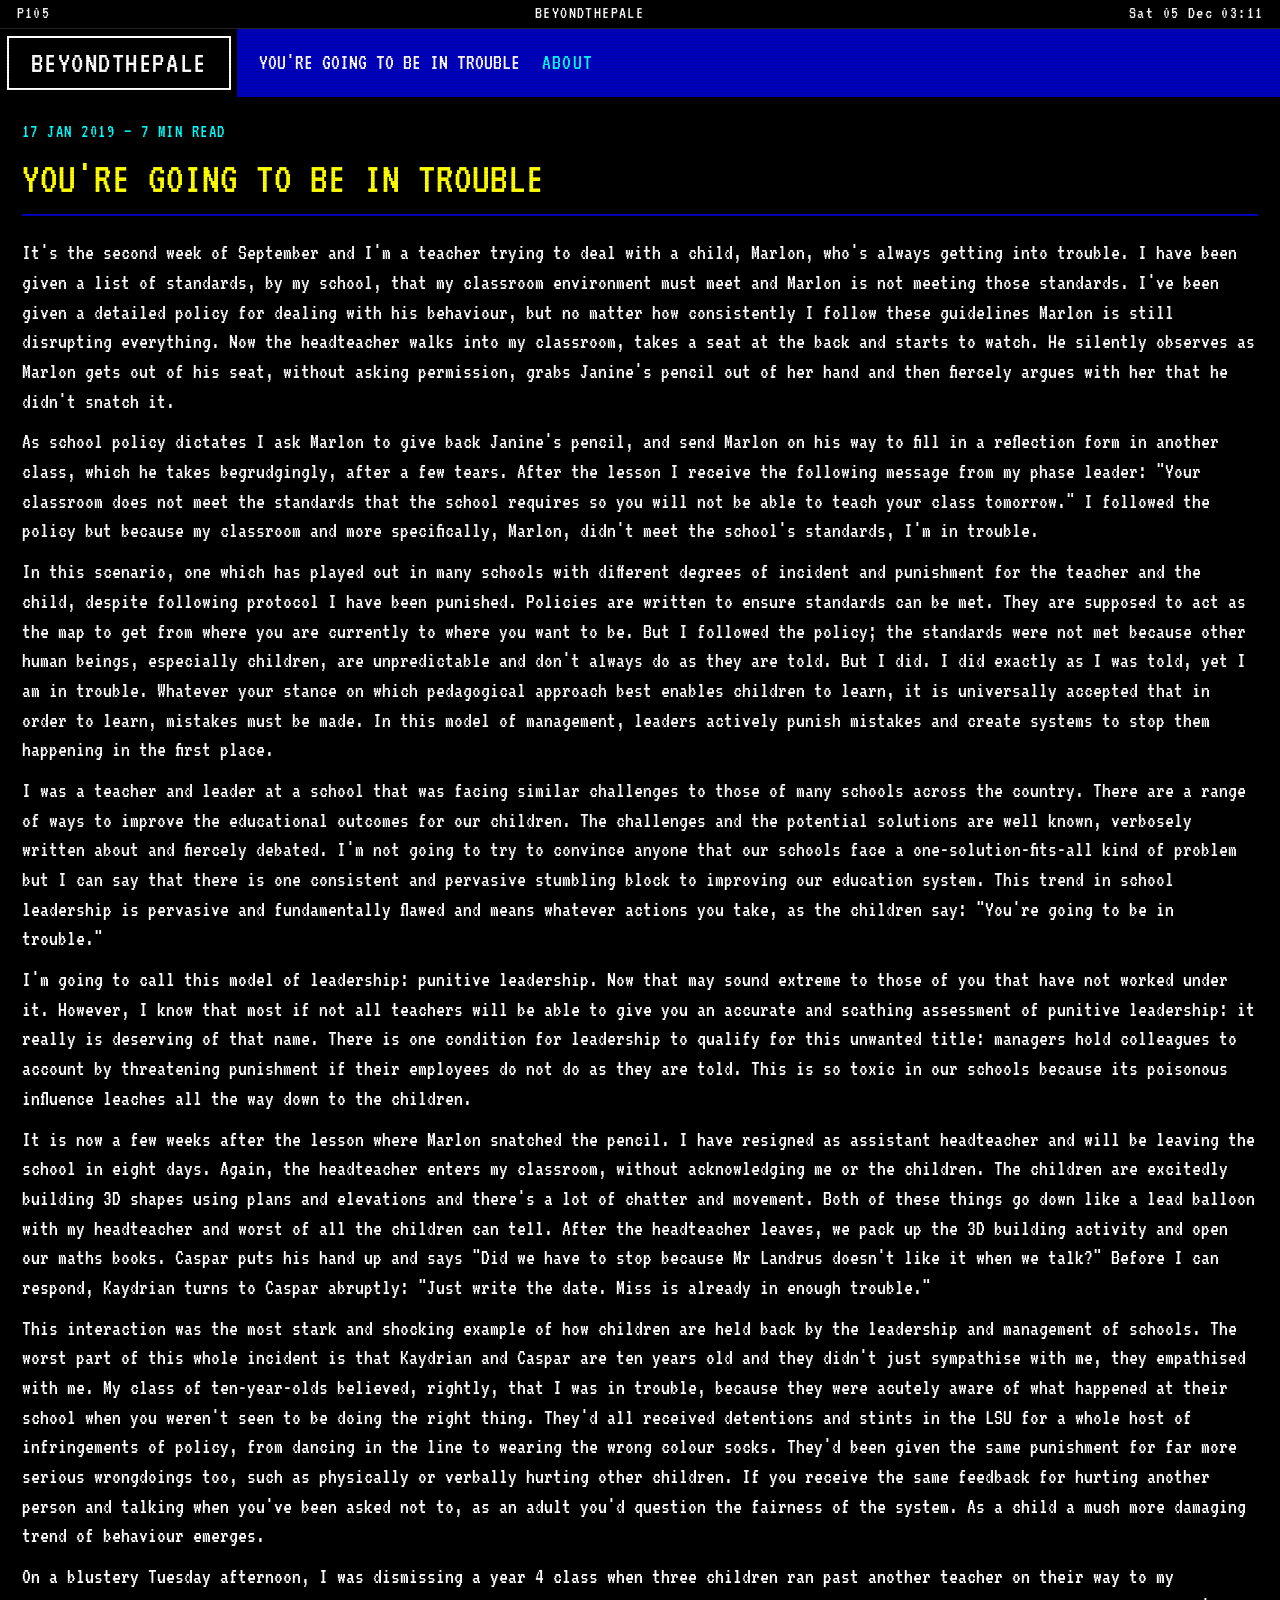
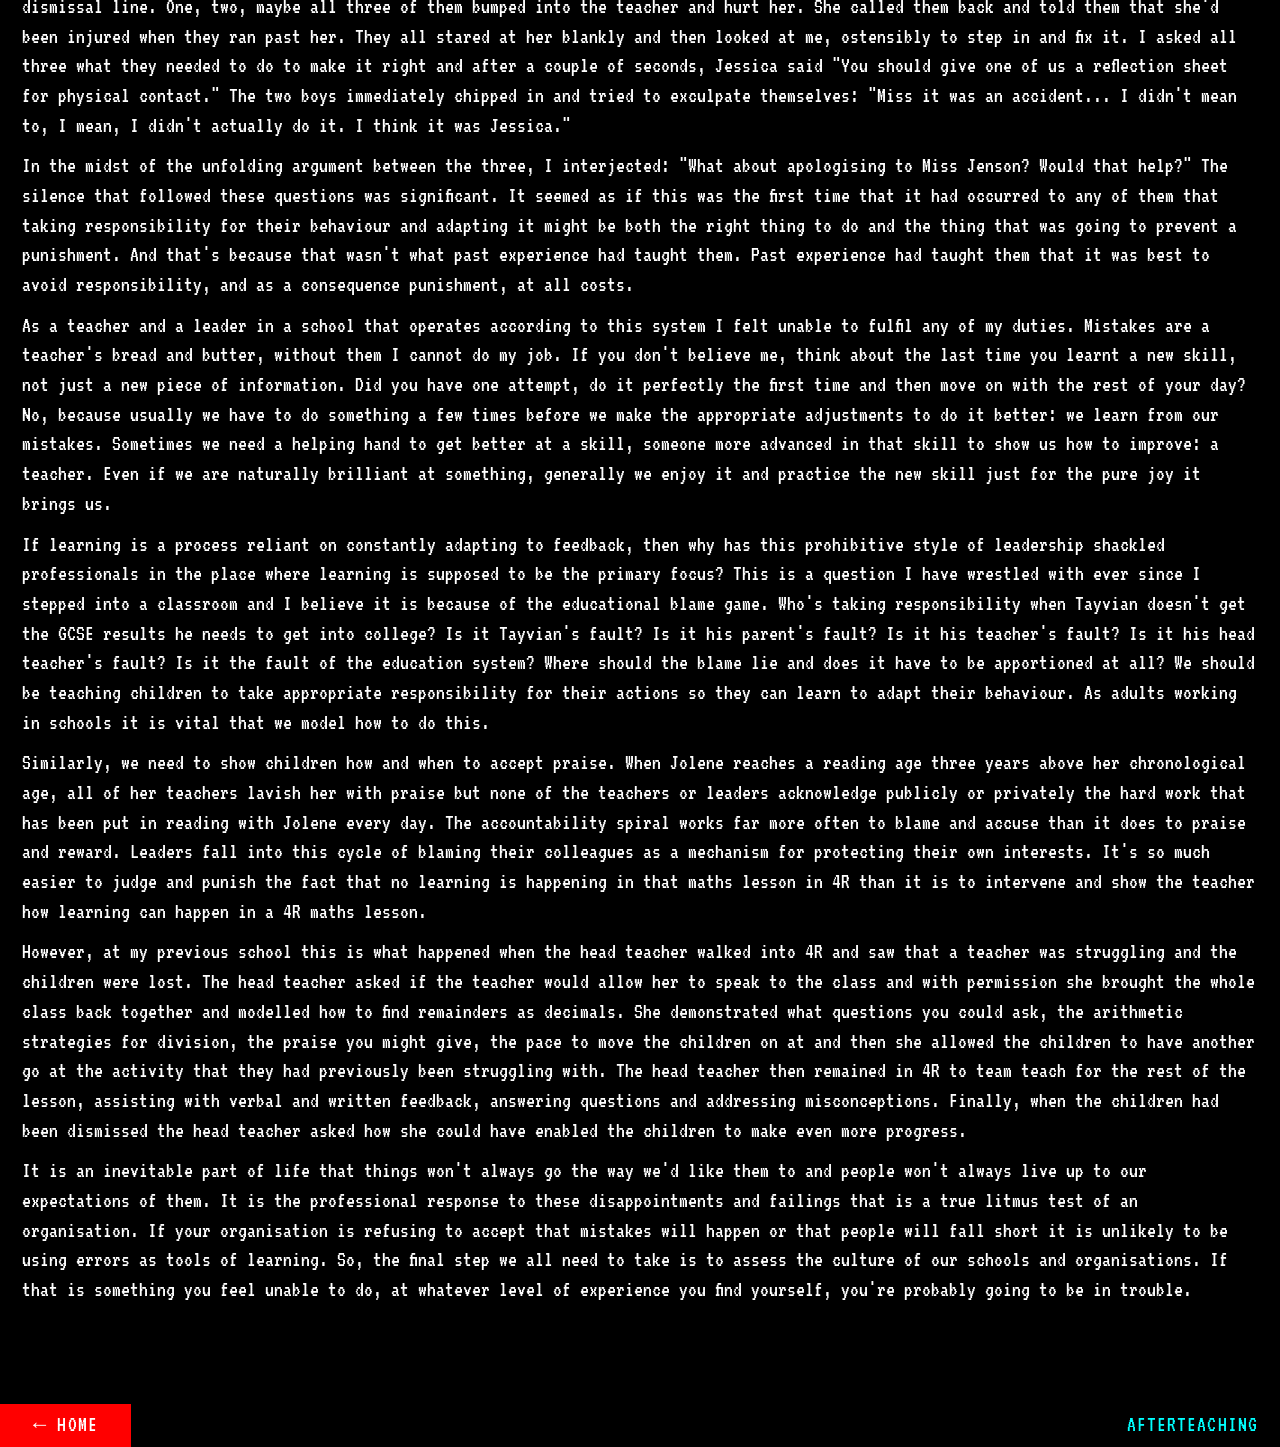
<file: youre-going-to-be-in-trouble.html>
<!DOCTYPE html>
<html lang="en">
<head>
  <meta charset="UTF-8">
  <meta name="viewport" content="width=device-width, initial-scale=1.0">

  <title>You're going to be in trouble — afterteaching</title>

<!-- Fonts loaded via style.css -->
  <link rel="stylesheet" href="style.css">
</head>
<body>

  <header class="site-header">
    <div class="ceefax-info">
      <span class="page-num">P105</span>
      <span class="service-name">BEYONDTHEPALE</span>
      <span class="page-time" id="ceefax-time"></span>
    </div>
    <nav class="site-nav" aria-label="Site navigation">
      <a href="index.html" class="site-name">beyondthepale</a>
      <div class="site-nav-links">
        <span>YOU'RE GOING TO BE IN TROUBLE</span>
        <a href="about.html">About</a>
      </div>
    </nav>
  </header>

  <main>
    <article>

      <div class="post-meta">
        <span>17 Jan 2019</span>
        &mdash;
        <span>7 min read</span>
      </div>

      <h1>You're going to be in trouble</h1>

      <!-- Add a standfirst here if you want one -->

      <hr class="header-rule">

      <div class="post-body">

        <p>It's the second week of September and I'm a teacher trying to deal with a child, Marlon, who's always getting into trouble. I have been given a list of standards, by my school, that my classroom environment must meet and Marlon is not meeting those standards. I've been given a detailed policy for dealing with his behaviour, but no matter how consistently I follow these guidelines Marlon is still disrupting everything. Now the headteacher walks into my classroom, takes a seat at the back and starts to watch. He silently observes as Marlon gets out of his seat, without asking permission, grabs Janine's pencil out of her hand and then fiercely argues with her that he didn't snatch it.</p>

        <p>As school policy dictates I ask Marlon to give back Janine's pencil, and send Marlon on his way to fill in a reflection form in another class, which he takes begrudgingly, after a few tears. After the lesson I receive the following message from my phase leader: "Your classroom does not meet the standards that the school requires so you will not be able to teach your class tomorrow." I followed the policy but because my classroom and more specifically, Marlon, didn't meet the school's standards, I'm in trouble.</p>

        <p>In this scenario, one which has played out in many schools with different degrees of incident and punishment for the teacher and the child, despite following protocol I have been punished. Policies are written to ensure standards can be met. They are supposed to act as the map to get from where you are currently to where you want to be. But I followed the policy; the standards were not met because other human beings, especially children, are unpredictable and don't always do as they are told. But I did. I did exactly as I was told, yet I am in trouble. Whatever your stance on which pedagogical approach best enables children to learn, it is universally accepted that in order to learn, mistakes must be made. In this model of management, leaders actively punish mistakes and create systems to stop them happening in the first place.</p>

        <p>I was a teacher and leader at a school that was facing similar challenges to those of many schools across the country. There are a range of ways to improve the educational outcomes for our children. The challenges and the potential solutions are well known, verbosely written about and fiercely debated. I'm not going to try to convince anyone that our schools face a one-solution-fits-all kind of problem but I can say that there is one consistent and pervasive stumbling block to improving our education system. This trend in school leadership is pervasive and fundamentally flawed and means whatever actions you take, as the children say: "You're going to be in trouble."</p>

        <p>I'm going to call this model of leadership: punitive leadership. Now that may sound extreme to those of you that have not worked under it. However, I know that most if not all teachers will be able to give you an accurate and scathing assessment of punitive leadership: it really is deserving of that name. There is one condition for leadership to qualify for this unwanted title: managers hold colleagues to account by threatening punishment if their employees do not do as they are told. This is so toxic in our schools because its poisonous influence leaches all the way down to the children.</p>

        <p>It is now a few weeks after the lesson where Marlon snatched the pencil. I have resigned as assistant headteacher and will be leaving the school in eight days. Again, the headteacher enters my classroom, without acknowledging me or the children. The children are excitedly building 3D shapes using plans and elevations and there's a lot of chatter and movement. Both of these things go down like a lead balloon with my headteacher and worst of all the children can tell. After the headteacher leaves, we pack up the 3D building activity and open our maths books. Caspar puts his hand up and says "Did we have to stop because Mr Landrus doesn't like it when we talk?" Before I can respond, Kaydrian turns to Caspar abruptly: "Just write the date. Miss is already in enough trouble."</p>

        <p>This interaction was the most stark and shocking example of how children are held back by the leadership and management of schools. The worst part of this whole incident is that Kaydrian and Caspar are ten years old and they didn't just sympathise with me, they empathised with me. My class of ten-year-olds believed, rightly, that I was in trouble, because they were acutely aware of what happened at their school when you weren't seen to be doing the right thing. They'd all received detentions and stints in the LSU for a whole host of infringements of policy, from dancing in the line to wearing the wrong colour socks. They'd been given the same punishment for far more serious wrongdoings too, such as physically or verbally hurting other children. If you receive the same feedback for hurting another person and talking when you've been asked not to, as an adult you'd question the fairness of the system. As a child a much more damaging trend of behaviour emerges.</p>

        <p>On a blustery Tuesday afternoon, I was dismissing a year 4 class when three children ran past another teacher on their way to my dismissal line. One, two, maybe all three of them bumped into the teacher and hurt her. She called them back and told them that she'd been injured when they ran past her. They all stared at her blankly and then looked at me, ostensibly to step in and fix it. I asked all three what they needed to do to make it right and after a couple of seconds, Jessica said "You should give one of us a reflection sheet for physical contact." The two boys immediately chipped in and tried to exculpate themselves: "Miss it was an accident... I didn't mean to, I mean, I didn't actually do it. I think it was Jessica."</p>

        <p>In the midst of the unfolding argument between the three, I interjected: "What about apologising to Miss Jenson? Would that help?" The silence that followed these questions was significant. It seemed as if this was the first time that it had occurred to any of them that taking responsibility for their behaviour and adapting it might be both the right thing to do and the thing that was going to prevent a punishment. And that's because that wasn't what past experience had taught them. Past experience had taught them that it was best to avoid responsibility, and as a consequence punishment, at all costs.</p>

        <p>As a teacher and a leader in a school that operates according to this system I felt unable to fulfil any of my duties. Mistakes are a teacher's bread and butter, without them I cannot do my job. If you don't believe me, think about the last time you learnt a new skill, not just a new piece of information. Did you have one attempt, do it perfectly the first time and then move on with the rest of your day? No, because usually we have to do something a few times before we make the appropriate adjustments to do it better: we learn from our mistakes. Sometimes we need a helping hand to get better at a skill, someone more advanced in that skill to show us how to improve: a teacher. Even if we are naturally brilliant at something, generally we enjoy it and practice the new skill just for the pure joy it brings us.</p>

        <p>If learning is a process reliant on constantly adapting to feedback, then why has this prohibitive style of leadership shackled professionals in the place where learning is supposed to be the primary focus? This is a question I have wrestled with ever since I stepped into a classroom and I believe it is because of the educational blame game. Who's taking responsibility when Tayvian doesn't get the GCSE results he needs to get into college? Is it Tayvian's fault? Is it his parent's fault? Is it his teacher's fault? Is it his head teacher's fault? Is it the fault of the education system? Where should the blame lie and does it have to be apportioned at all? We should be teaching children to take appropriate responsibility for their actions so they can learn to adapt their behaviour. As adults working in schools it is vital that we model how to do this.</p>

        <p>Similarly, we need to show children how and when to accept praise. When Jolene reaches a reading age three years above her chronological age, all of her teachers lavish her with praise but none of the teachers or leaders acknowledge publicly or privately the hard work that has been put in reading with Jolene every day. The accountability spiral works far more often to blame and accuse than it does to praise and reward. Leaders fall into this cycle of blaming their colleagues as a mechanism for protecting their own interests. It's so much easier to judge and punish the fact that no learning is happening in that maths lesson in 4R than it is to intervene and show the teacher how learning can happen in a 4R maths lesson.</p>

        <p>However, at my previous school this is what happened when the head teacher walked into 4R and saw that a teacher was struggling and the children were lost. The head teacher asked if the teacher would allow her to speak to the class and with permission she brought the whole class back together and modelled how to find remainders as decimals. She demonstrated what questions you could ask, the arithmetic strategies for division, the praise you might give, the pace to move the children on at and then she allowed the children to have another go at the activity that they had previously been struggling with. The head teacher then remained in 4R to team teach for the rest of the lesson, assisting with verbal and written feedback, answering questions and addressing misconceptions. Finally, when the children had been dismissed the head teacher asked how she could have enabled the children to make even more progress.</p>

        <p>It is an inevitable part of life that things won't always go the way we'd like them to and people won't always live up to our expectations of them. It is the professional response to these disappointments and failings that is a true litmus test of an organisation. If your organisation is refusing to accept that mistakes will happen or that people will fall short it is unlikely to be using errors as tools of learning. So, the final step we all need to take is to assess the culture of our schools and organisations. If that is something you feel unable to do, at whatever level of experience you find yourself, you're probably going to be in trouble.</p>

      </div>

    </article>
  </main>

  <footer class="post-footer">
    <a href="index.html" class="back-link">&#8592; Home</a>
    <span>afterteaching</span>
  </footer>

  <script src="clock.js"></script>
</body>
</html>
</file>
<file: style.css>
/* =====================================================
   BEYONDTHEPALE — CEEFAX / TELETEXT THEME
===================================================== */

@import url('https://fonts.googleapis.com/css2?family=VT323&display=swap');


/* =====================================================
   RESET
===================================================== */

*, *::before, *::after {
  box-sizing: border-box;
  margin: 0;
  padding: 0;
}


/* =====================================================
   BASE
===================================================== */

html {
  font-size: 22px;
}

body {
  background: #000000;
  color: #FFFFFF;
  font-family: 'VT323', 'Courier New', monospace;
  line-height: 1.35;
  padding: 0;
}

/* CRT scanline overlay */
body::after {
  content: '';
  position: fixed;
  inset: 0;
  background: repeating-linear-gradient(
    0deg,
    rgba(0, 0, 0, 0.07) 0px,
    rgba(0, 0, 0, 0.07) 1px,
    transparent 1px,
    transparent 3px
  );
  pointer-events: none;
  z-index: 9999;
}


/* =====================================================
   SITE HEADER
   Top info strip + two-tone title bar
===================================================== */

.site-header {
  width: 100%;
  padding: 0;
}

/* Top info strip — page number left, service name centre, clock right */
.ceefax-info {
  background: #000000;
  color: #FFFFFF;
  display: flex;
  justify-content: space-between;
  align-items: center;
  padding: 0.1rem 0.75rem;
  font-size: 0.8rem;
  letter-spacing: 0.08em;
  border-bottom: 1px solid #222;
}

.ceefax-info .page-num {
  color: #FFFFFF;
}

.ceefax-info .service-name {
  color: #FFFFFF;
}

.ceefax-info .page-time {
  color: #FFFFFF;
}

/* Two-tone nav bar */
.site-nav {
  display: flex;
  align-items: stretch;
  width: 100%;
}

/* Left black zone — site name */
.site-name {
  background: #000000;
  color: #FFFFFF;
  text-decoration: none;
  font-size: 1.4rem;
  text-transform: uppercase;
  letter-spacing: 0.05em;
  padding: 0.2rem 1rem;
  border: 2px solid #FFFFFF;
  margin: 0.3rem;
}

.site-name:hover {
  background: #FFFFFF;
  color: #000000;
}

/* Right blue zone — fills remaining width */
.site-nav-links {
  background: #0000BB;
  flex: 1;
  display: flex;
  align-items: center;
  padding: 0 1rem;
  gap: 1rem;
}

.site-nav-links a {
  color: #00FFFF;
  text-decoration: none;
  text-transform: uppercase;
  letter-spacing: 0.05em;
  font-size: 1rem;
}

.site-nav-links a:hover {
  color: #FFFF00;
}


/* =====================================================
   POSTS LIST
===================================================== */

.posts-list {
  width: 100%;
  padding: 1.5rem 1rem;
  border-top: 2px solid #0000BB;
  border-bottom: 2px solid #0000BB;
}

.posts-list h2 {
  color: #00FFFF;
  text-transform: uppercase;
  letter-spacing: 0.1em;
  font-size: 1rem;
  font-weight: normal;
  margin-bottom: 0.5rem;
}

.posts-list ul {
  list-style: none;
  padding: 0;
}

.posts-list li {
  margin-bottom: 0.2rem;
}

.posts-list li::before {
  content: '>>> ';
  color: #00FFFF;
}

.posts-list a {
  color: #00FF00;
  text-decoration: none;
  text-transform: uppercase;
}

.posts-list a:hover {
  color: #FFFF00;
}

.posts-list .post-date {
  color: #FFFFFF;
}


/* =====================================================
   ARTICLE
===================================================== */

article {
  width: 100%;
  padding: 0 1rem 4rem;
}

.post-meta {
  padding-top: 1rem;
  padding-bottom: 0.5rem;
  color: #00FFFF;
  text-transform: uppercase;
  letter-spacing: 0.08em;
  font-size: 0.85rem;
}

h1 {
  color: #FFFF00;
  font-size: 2rem;
  font-weight: normal;
  text-transform: uppercase;
  line-height: 1.1;
  margin-bottom: 0.5rem;
}

.standfirst {
  color: #00FFFF;
  margin-bottom: 1rem;
}

.header-rule {
  border: none;
  border-top: 2px solid #0000BB;
  margin-bottom: 1rem;
}


/* =====================================================
   POST BODY
===================================================== */

.post-body p {
  margin-bottom: 0.5rem;
  color: #FFFFFF;
}

.post-body h2 {
  color: #FFFF00;
  font-weight: normal;
  text-transform: uppercase;
  letter-spacing: 0.05em;
  font-size: 1.3rem;
  margin-top: 1.5rem;
  margin-bottom: 0.3rem;
}

.post-body h3 {
  color: #00FFFF;
  font-weight: normal;
  text-transform: uppercase;
  letter-spacing: 0.05em;
  font-size: 1.1rem;
  margin-top: 1rem;
  margin-bottom: 0.2rem;
}

.post-body a {
  color: #00FF00;
  text-decoration: none;
}

.post-body a:hover {
  color: #FFFF00;
}

.post-body blockquote {
  border-left: 4px solid #FFFF00;
  padding-left: 1rem;
  margin: 1rem 0;
  color: #00FFFF;
}

.post-body ul,
.post-body ol {
  padding-left: 1.5rem;
  margin-bottom: 0.5rem;
}

.post-body li {
  margin-bottom: 0.15rem;
}

.post-body li::marker {
  color: #00FFFF;
}

.post-body strong {
  color: #FFFF00;
}


/* =====================================================
   FOOTER — fastext navigation bar
===================================================== */

.post-footer {
  width: 100%;
  padding: 0;
  border: none;
  display: flex;
  align-items: stretch;
}

.back-link {
  background: #FF0000;
  color: #FFFFFF;
  text-decoration: none;
  text-transform: uppercase;
  padding: 0.3rem 1.5rem;
  letter-spacing: 0.05em;
  font-family: 'VT323', monospace;
  font-size: 1rem;
}

.back-link:hover {
  background: #FFFF00;
  color: #000000;
}

.post-footer span {
  background: #000000;
  color: #00FFFF;
  text-transform: uppercase;
  padding: 0.3rem 1rem;
  margin-left: auto;
  letter-spacing: 0.05em;
  font-size: 1rem;
}


/* =====================================================
   YOUR ADDITIONS
===================================================== */
</file>
